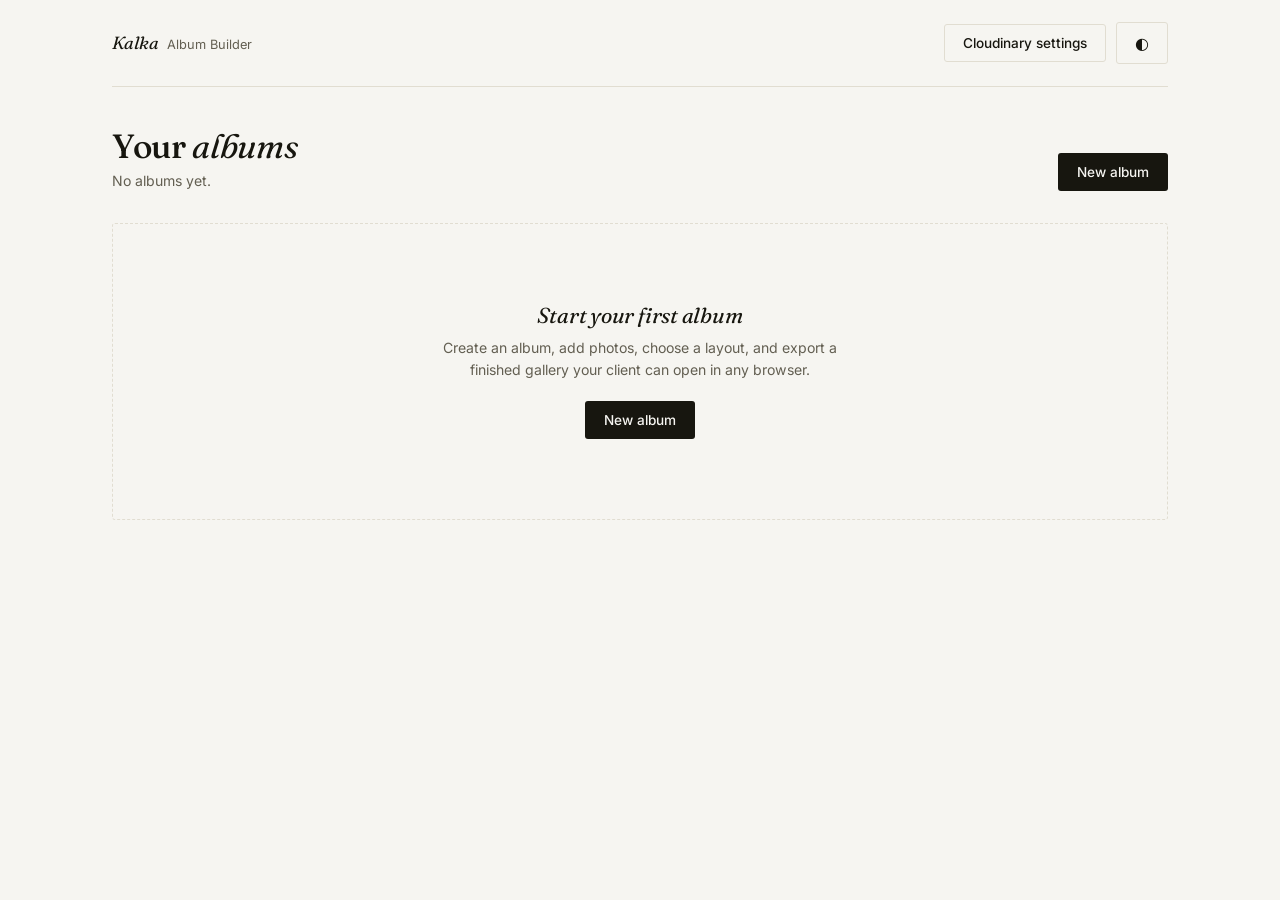
<file: album/album.html>
<!DOCTYPE html>
<html lang="en" data-theme="light">
<head>
<meta charset="UTF-8">
<meta name="viewport" content="width=device-width, initial-scale=1.0">
<title>Kalka Album Builder</title>
<link rel="preconnect" href="https://fonts.googleapis.com">
<link href="https://fonts.googleapis.com/css2?family=Fraunces:ital,opsz,wght@0,9..144,400;0,9..144,500;1,9..144,400;1,9..144,500&family=Inter:wght@400;500;600&display=swap" rel="stylesheet">
<link rel="stylesheet" href="css/style.css">
</head>
<body>

<div class="app-shell">

  <!-- ===== Top bar ===== -->
  <header class="topbar">
    <div class="topbar__brand" data-nav="dashboard">
      <span class="brand-mark">Kalka</span><span class="brand-mark brand-mark--light"> Album Builder</span>
    </div>
    <nav class="topbar__actions">
      <button class="btn btn--ghost" id="btn-settings" type="button">Cloudinary settings</button>
      <button class="btn btn--ghost" id="btn-theme" type="button" aria-label="Toggle theme">
        <span class="theme-icon">◐</span>
      </button>
    </nav>
  </header>

  <!-- ===== Dashboard ===== -->
  <main class="view" id="view-dashboard" data-view="dashboard">
    <div class="view__header">
      <div>
        <h1 class="display">Your <em>albums</em></h1>
        <p class="subtle" id="album-count-line">No albums yet.</p>
      </div>
      <button class="btn btn--primary" id="btn-new-album" type="button">New album</button>
    </div>

    <div class="album-grid" id="album-grid"></div>

    <div class="empty-state" id="empty-state">
      <p class="display display--sm"><em>Start your first album</em></p>
      <p class="subtle">Create an album, add photos, choose a layout, and export a finished gallery your client can open in any browser.</p>
      <button class="btn btn--primary" id="btn-new-album-empty" type="button">New album</button>
    </div>
  </main>

  <!-- ===== Album editor ===== -->
  <main class="view" id="view-editor" data-view="editor" hidden>

    <div class="editor-header">
      <button class="btn btn--ghost" id="btn-back-dashboard" type="button">← All albums</button>
      <div class="editor-title">
        <span class="subtle" id="editor-eyebrow">Editing</span>
        <h1 class="display display--sm" id="editor-title-text"><em>Untitled album</em></h1>
      </div>
      <div class="editor-header__actions">
        <button class="btn btn--ghost" id="btn-delete-album" type="button">Delete</button>
        <button class="btn btn--primary" id="btn-export" type="button">Export HTML</button>
      </div>
    </div>

    <div class="tabs" role="tablist">
      <button class="tab is-active" data-tab="details" type="button">Details</button>
      <button class="tab" data-tab="photos" type="button">Photos</button>
      <button class="tab" data-tab="layout" type="button">Layout</button>
      <button class="tab" data-tab="preview" type="button">Preview</button>
    </div>

    <!-- Details tab -->
    <section class="tab-panel is-active" data-panel="details">
      <div class="form-grid">
        <label class="field">
          <span>Album title</span>
          <input type="text" id="f-title" placeholder="Rahul &amp; Priya Wedding">
        </label>
        <label class="field">
          <span>Client name</span>
          <input type="text" id="f-client" placeholder="Rahul &amp; Priya">
        </label>
        <label class="field">
          <span>Event type</span>
          <input type="text" id="f-event-type" placeholder="Wedding">
        </label>
        <label class="field">
          <span>Event date</span>
          <input type="date" id="f-event-date">
        </label>
        <label class="field field--wide">
          <span>Description</span>
          <textarea id="f-description" rows="3" placeholder="A short note about the day, shown at the top of the album."></textarea>
        </label>
        <label class="field">
          <span>Photographer / studio name</span>
          <input type="text" id="f-studio" placeholder="Kalka Digital Photo Studio">
        </label>
        <label class="field">
          <span>Logo</span>
          <div class="upload-inline">
            <button class="btn btn--ghost btn--sm" id="btn-upload-logo" type="button">Upload logo</button>
            <span class="subtle" id="logo-filename">No logo uploaded</span>
          </div>
        </label>
      </div>
    </section>

    <!-- Photos tab -->
    <section class="tab-panel" data-panel="photos">
      <div class="dropzone" id="dropzone">
        <p><strong>Drag photos here</strong> or click to select files</p>
        <p class="subtle">Uploaded straight to Cloudinary. Nothing is stored locally at full resolution.</p>
        <input type="file" id="file-input" accept="image/*" multiple hidden>
      </div>
      <div class="upload-progress" id="upload-progress" hidden>
        <div class="upload-progress__bar" id="upload-progress-bar"></div>
        <span id="upload-progress-label"></span>
      </div>
      <p class="subtle photo-hint">Drag a thumbnail to reorder. Click the star to set the cover photo.</p>
      <div class="photo-grid" id="photo-grid"></div>
    </section>

    <!-- Layout tab -->
    <section class="tab-panel" data-panel="layout">
      <div class="layout-grid" id="layout-grid"></div>
    </section>

    <!-- Preview tab -->
    <section class="tab-panel" data-panel="preview">
      <div class="preview-frame-wrap">
        <iframe id="preview-frame" title="Album preview"></iframe>
      </div>
    </section>

  </main>

</div>

<!-- ===== Settings modal ===== -->
<div class="modal-backdrop" id="settings-backdrop" hidden>
  <div class="modal">
    <h2 class="display display--sm"><em>Cloudinary</em> settings</h2>
    <p class="subtle">Needed once, before you upload photos. Create an unsigned upload preset in your Cloudinary dashboard under Settings → Upload.</p>
    <label class="field">
      <span>Cloud name</span>
      <input type="text" id="s-cloud-name" placeholder="your-cloud-name">
    </label>
    <label class="field">
      <span>Unsigned upload preset</span>
      <input type="text" id="s-upload-preset" placeholder="album-builder-unsigned">
    </label>
    <div class="modal__actions">
      <button class="btn btn--ghost" id="btn-settings-cancel" type="button">Cancel</button>
      <button class="btn btn--primary" id="btn-settings-save" type="button">Save</button>
    </div>
  </div>
</div>

<!-- ===== New album modal ===== -->
<div class="modal-backdrop" id="new-album-backdrop" hidden>
  <div class="modal">
    <h2 class="display display--sm">New <em>album</em></h2>
    <label class="field">
      <span>Album title</span>
      <input type="text" id="n-title" placeholder="Rahul &amp; Priya Wedding">
    </label>
    <div class="modal__actions">
      <button class="btn btn--ghost" id="btn-new-album-cancel" type="button">Cancel</button>
      <button class="btn btn--primary" id="btn-new-album-create" type="button">Create</button>
    </div>
  </div>
</div>

<div class="toast" id="toast" hidden></div>

<script src="js/store.js"></script>
<script src="js/cloudinary.js"></script>
<script src="js/export.js"></script>
<script src="js/app.js"></script>
</body>
</html>
</file>
<file: album/css/style.css>
/* ============================================================
   Kalka Album Builder — design tokens
   ============================================================ */
:root{
  --paper: #F6F5F1;
  --paper-raised: #FFFFFF;
  --ink: #17160F;
  --ink-soft: #635F52;
  --line: #E1DDD1;
  --accent: #7C6A46;
  --accent-ink: #FFFFFF;
  --danger: #A34435;
  --radius: 3px;
  --font-display: 'Fraunces', Georgia, serif;
  --font-body: 'Inter', -apple-system, BlinkMacSystemFont, 'Segoe UI', sans-serif;
}

html[data-theme="dark"]{
  --paper: #131210;
  --paper-raised: #1B1A16;
  --ink: #EEEAE0;
  --ink-soft: #A29C8B;
  --line: #322F27;
  --accent: #C9B084;
  --accent-ink: #17160F;
  --danger: #D97A68;
}

*{ box-sizing: border-box; }
[hidden]{ display:none !important; }
html,body{ height: 100%; }
body{
  margin:0;
  background: var(--paper);
  color: var(--ink);
  font-family: var(--font-body);
  font-size: 15px;
  line-height: 1.55;
  -webkit-font-smoothing: antialiased;
  transition: background .2s ease, color .2s ease;
}

.display{
  font-family: var(--font-display);
  font-weight: 500;
  font-size: 2.1rem;
  line-height: 1.15;
  letter-spacing: -0.01em;
  margin: 0 0 .25rem;
}
.display em{ font-style: italic; font-weight: 400; }
.display--sm{ font-size: 1.35rem; }

.subtle{ color: var(--ink-soft); font-size: .88rem; margin: 0; }

/* ============================================================
   Layout shell
   ============================================================ */
.app-shell{ max-width: 1120px; margin: 0 auto; padding: 0 32px 80px; }

.topbar{
  display:flex; align-items:center; justify-content:space-between;
  padding: 22px 0; border-bottom: 1px solid var(--line);
  margin-bottom: 40px;
}
.brand-mark{ font-family: var(--font-display); font-style: italic; font-size: 1.1rem; }
.brand-mark--light{ font-style: normal; font-family: var(--font-body); color: var(--ink-soft); font-size: .8rem; margin-left: 4px; }
.topbar__actions{ display:flex; gap: 10px; align-items:center; }

.view__header{
  display:flex; align-items:flex-end; justify-content:space-between;
  margin-bottom: 32px; gap: 24px; flex-wrap: wrap;
}

/* ============================================================
   Buttons & fields
   ============================================================ */
.btn{
  font-family: var(--font-body); font-size: .85rem; font-weight: 500;
  padding: 10px 18px; border-radius: var(--radius); border: 1px solid transparent;
  cursor: pointer; transition: opacity .15s ease, background .15s ease;
  background: none;
}
.btn--primary{ background: var(--ink); color: var(--paper); }
.btn--primary:hover{ opacity: .82; }
html[data-theme="dark"] .btn--primary{ background: var(--accent); color: var(--accent-ink); }
.btn--ghost{ border-color: var(--line); color: var(--ink); }
.btn--ghost:hover{ background: var(--paper-raised); }
.btn--sm{ padding: 7px 12px; font-size: .78rem; }
.btn--danger{ color: var(--danger); }

.field{ display:flex; flex-direction: column; gap: 6px; font-size: .82rem; color: var(--ink-soft); }
.field--wide{ grid-column: 1 / -1; }
.field input, .field textarea{
  font-family: var(--font-body); font-size: .92rem; color: var(--ink);
  background: var(--paper-raised); border: 1px solid var(--line); border-radius: var(--radius);
  padding: 10px 12px; resize: vertical;
}
.field input:focus, .field textarea:focus{ outline: 2px solid var(--accent); outline-offset: 1px; }

.theme-icon{ font-size: 1rem; }

/* ============================================================
   Dashboard
   ============================================================ */
.album-grid{
  display:grid; grid-template-columns: repeat(auto-fill, minmax(240px,1fr)); gap: 24px;
}
.album-card{
  background: var(--paper-raised); border: 1px solid var(--line); border-radius: var(--radius);
  overflow: hidden; cursor: pointer; transition: border-color .15s ease;
}
.album-card:hover{ border-color: var(--accent); }
.album-card__cover{
  aspect-ratio: 4/3; background: var(--line) center/cover no-repeat;
  display:flex; align-items:center; justify-content:center; color: var(--ink-soft); font-size: .8rem;
}
.album-card__body{ padding: 14px 16px 18px; }
.album-card__title{ font-family: var(--font-display); font-style: italic; font-size: 1.05rem; margin: 0 0 4px; }
.album-card__meta{ font-size: .78rem; color: var(--ink-soft); }

.empty-state{ display:none; text-align:center; padding: 80px 20px; border: 1px dashed var(--line); border-radius: var(--radius); }
.empty-state .display{ margin-bottom: 8px; }
.empty-state .subtle{ max-width: 420px; margin: 0 auto 20px; }

/* ============================================================
   Editor
   ============================================================ */
.editor-header{
  display:flex; align-items:center; gap: 20px; margin-bottom: 22px; flex-wrap: wrap;
}
.editor-title{ flex:1; min-width: 200px; }
.editor-title .subtle{ display:block; margin-bottom: 2px; }
.editor-header__actions{ display:flex; gap: 10px; }

.tabs{ display:flex; gap: 4px; border-bottom: 1px solid var(--line); margin-bottom: 28px; }
.tab{
  font-family: var(--font-body); font-size: .85rem; color: var(--ink-soft);
  padding: 10px 16px; border: none; background: none; cursor: pointer;
  border-bottom: 2px solid transparent; margin-bottom: -1px;
}
.tab.is-active{ color: var(--ink); border-bottom-color: var(--accent); }

.tab-panel{ display:none; }
.tab-panel.is-active{ display:block; }

.form-grid{ display:grid; grid-template-columns: 1fr 1fr; gap: 20px; max-width: 760px; }
.upload-inline{ display:flex; align-items:center; gap: 12px; }

/* ============================================================
   Photos
   ============================================================ */
.dropzone{
  border: 1px dashed var(--line); border-radius: var(--radius); padding: 36px 20px;
  text-align:center; cursor:pointer; transition: border-color .15s ease, background .15s ease;
}
.dropzone:hover, .dropzone.is-dragover{ border-color: var(--accent); background: var(--paper-raised); }
.dropzone p{ margin: 4px 0; }

.upload-progress{ margin-top: 14px; display:flex; align-items:center; gap: 12px; font-size: .8rem; color: var(--ink-soft); }
.upload-progress__bar{ flex:1; height: 3px; background: var(--line); position: relative; border-radius: 2px; overflow: hidden; }
.upload-progress__bar::after{
  content:''; position:absolute; inset:0; width: var(--pct, 0%); background: var(--accent); transition: width .2s ease;
}

.photo-hint{ margin: 16px 0 10px; }

.photo-grid{
  display:grid; grid-template-columns: repeat(auto-fill, minmax(140px,1fr)); gap: 14px; margin-top: 10px;
}
.photo-tile{
  position: relative; aspect-ratio: 1; border-radius: var(--radius); overflow: hidden;
  background: var(--line); cursor: grab; border: 2px solid transparent;
}
.photo-tile.is-dragging{ opacity: .4; }
.photo-tile.is-cover{ border-color: var(--accent); }
.photo-tile img{ width:100%; height:100%; object-fit: cover; display:block; }
.photo-tile__bar{
  position:absolute; inset: auto 0 0 0; display:flex; justify-content:space-between;
  padding: 6px; background: linear-gradient(transparent, rgba(0,0,0,.55));
  opacity: 0; transition: opacity .15s ease;
}
.photo-tile:hover .photo-tile__bar{ opacity: 1; }
.photo-tile__btn{
  background: rgba(255,255,255,.92); border: none; border-radius: 2px; width: 24px; height: 24px;
  font-size: .8rem; cursor: pointer; line-height: 1;
}
.photo-tile__cover-badge{
  position:absolute; top:6px; left:6px; background: var(--accent); color: var(--accent-ink);
  font-size: .65rem; padding: 2px 6px; border-radius: 2px; letter-spacing: .02em;
}

/* ============================================================
   Layout picker
   ============================================================ */
.layout-grid{ display:grid; grid-template-columns: repeat(auto-fill, minmax(200px,1fr)); gap: 18px; }
.layout-card{
  border: 1px solid var(--line); border-radius: var(--radius); padding: 16px; cursor: pointer;
  background: var(--paper-raised); transition: border-color .15s ease;
}
.layout-card.is-selected{ border-color: var(--accent); box-shadow: 0 0 0 1px var(--accent); }
.layout-card__swatch{ height: 90px; margin-bottom: 12px; border-radius: 2px; background: var(--line); }
.layout-card__name{ font-size: .88rem; font-weight: 500; margin: 0 0 2px; }
.layout-card__desc{ font-size: .76rem; color: var(--ink-soft); margin:0; }

/* swatch variants, purely decorative */
.swatch-masonry{ background:
  linear-gradient(var(--paper-raised),var(--paper-raised)) 4px 4px/45% 38%,
  linear-gradient(var(--paper-raised),var(--paper-raised)) 4px 46%/45% 50%,
  linear-gradient(var(--paper-raised),var(--paper-raised)) 53% 4px/43% 60%,
  linear-gradient(var(--paper-raised),var(--paper-raised)) 53% 68%/43% 28%,
  var(--line); background-repeat: no-repeat; }
.swatch-grid{ background:
  repeating-linear-gradient(var(--line) 0 46%, var(--paper-raised) 46% 50%),
  repeating-linear-gradient(90deg, var(--line) 0 46%, var(--paper-raised) 46% 50%); }
.swatch-large{ background: var(--line); position:relative; }
.swatch-full{ background: linear-gradient(135deg, var(--line), var(--paper-raised)); }
.swatch-slideshow{ background: var(--line); border: 1px solid var(--paper-raised); }
.swatch-magazine{ background:
  linear-gradient(var(--paper-raised),var(--paper-raised)) 4px 4px/60% 92%,
  linear-gradient(var(--paper-raised),var(--paper-raised)) 68% 4px/28% 44%,
  linear-gradient(var(--paper-raised),var(--paper-raised)) 68% 52%/28% 44%,
  var(--line); background-repeat:no-repeat; }

/* ============================================================
   Preview
   ============================================================ */
.preview-frame-wrap{ border: 1px solid var(--line); border-radius: var(--radius); overflow: hidden; height: 70vh; }
#preview-frame{ width:100%; height:100%; border: none; background: #fff; }

/* ============================================================
   Modals & toast
   ============================================================ */
.modal-backdrop{
  position: fixed; inset:0; background: rgba(20,18,12,.45);
  display:flex; align-items:center; justify-content:center; z-index: 50; padding: 20px;
}
.modal{
  background: var(--paper-raised); border-radius: var(--radius); padding: 28px; width: 420px; max-width: 100%;
  display:flex; flex-direction: column; gap: 16px;
}
.modal__actions{ display:flex; justify-content:flex-end; gap: 10px; margin-top: 6px; }

.toast{
  position: fixed; bottom: 24px; left: 50%; transform: translateX(-50%);
  background: var(--ink); color: var(--paper); padding: 12px 20px; border-radius: var(--radius);
  font-size: .85rem; z-index: 100;
}
html[data-theme="dark"] .toast{ background: var(--accent); color: var(--accent-ink); }

@media (max-width: 720px){
  .app-shell{ padding: 0 18px 60px; }
  .form-grid{ grid-template-columns: 1fr; }
  .view__header{ flex-direction: column; align-items: flex-start; }
}
</file>
